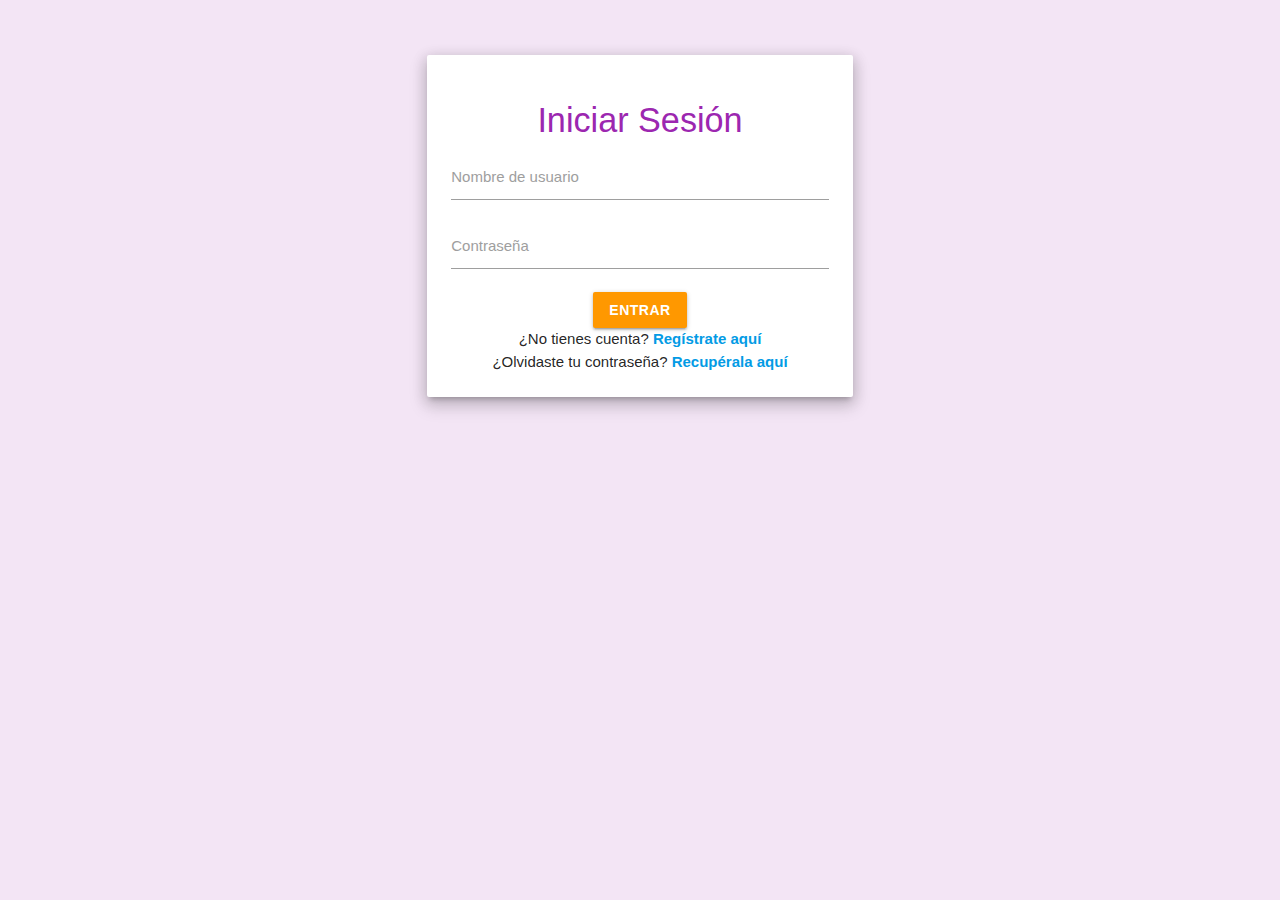
<file: templates/index.html>
<!DOCTYPE html>
<html lang="es">
<head>
<meta charset="UTF-8">
<meta name="viewport" content="width=device-width, initial-scale=1.0">
<title>Sentir Y Crear - Gestiona tus Emociones</title>

<link href="https://cdnjs.cloudflare.com/ajax/libs/materialize/1.0.0/css/materialize.min.css" rel="stylesheet">
<link href="https://fonts.googleapis.com/icon?family=Material+Icons" rel="stylesheet">
<style>
  body { background-color: #f3e5f5; }
  .hero-section { padding: 100px 0; }
  .form-card { margin-top: 40px; }
  .hidden { display: none; }
  #codigoGenerado, #codigoRecuperacionGenerado { font-weight: bold; color: #d32f2f; margin-top: 10px; text-align: center; }
  #loadingOverlay { position: fixed; top:0; left:0; width:100%; height:100%; background-color: rgba(255,255,255,0.8); display:flex; justify-content:center; align-items:center; z-index:9999; display:none; }
  .btn, .sidenav a, a { font-weight: bold; transition: 0.3s; }
  .btn:hover, .sidenav a:hover, a:hover { opacity: 0.8; }
  .btn-large { font-size: 1.2rem; }
  .sidenav .user-view { padding: 16px; }
</style>
</head>
<body>

<div id="loadingOverlay">
  <div class="preloader-wrapper active">
    <div class="spinner-layer spinner-purple-only">
      <div class="circle-clipper left"><div class="circle"></div></div>
      <div class="gap-patch"><div class="circle"></div></div>
      <div class="circle-clipper right"><div class="circle"></div></div>
    </div>
  </div>
</div>

<nav class="purple darken-2 hidden" id="navbar">
  <div class="nav-wrapper container">
    <a href="#inicio" class="brand-logo">
      <i class="material-icons left">sentiment_very_satisfied</i>Sentir Y Crear
    </a>
    <a href="#" data-target="slide-out" class="sidenav-trigger right">
      <i class="material-icons">menu</i>
    </a>
    <ul class="right hide-on-med-and-down">
      <li><a href="#inicio">Inicio</a></li>
      <li><a href="#caracteristicas">Características</a></li>
      <li><a href="/avatares">Avatares</a></li>
      <li><a href="/minijuegos">Mini Juegos</a></li>
      <li><a href="/misiones">Misiones</a></li>
      <li><a href="/recompensas">Recompensas</a></li>
      <li><a href="/perfil">Perfil</a></li>
      <li><a href="/historial">Historial de Actividades</a></li>
      <li><a href="#" id="logoutBtn">Cerrar sesión</a></li>
    </ul>
  </div>
</nav>

<ul id="slide-out" class="sidenav">
  <li>
    <div class="user-view">
      <div class="background purple darken-2"></div>
      <a href="#!user"><i class="material-icons large white-text">sentiment_very_satisfied</i></a>
      <a href="#!name"><span id="sidenavUserName" class="white-text name">Bienvenido</span></a>
    </div>
  </li>
  <li><a href="#inicio"><i class="material-icons">home</i>Inicio</a></li>
  <li><a href="#caracteristicas"><i class="material-icons">star</i>Características</a></li>
  <li><a href="/avatares"><i class="material-icons">face</i>Avatares</a></li>
  <li><a href="/minijuegos"><i class="material-icons">games</i>Mini Juegos</a></li>
  <li><a href="/misiones"><i class="material-icons">assignment</i>Misiones</a></li>
  <li><a href="/recompensas"><i class="material-icons">card_giftcard</i>Recompensas</a></li>
  <li><a href="/perfil"><i class="material-icons">person</i>Perfil</a></li>
  <li><a href="/historial"><i class="material-icons">history</i>Historial de Actividades</a></li>
  <li><div class="divider"></div></li>
  <li><a href="#" id="logoutBtnSidenav"><i class="material-icons">exit_to_app</i>Cerrar sesión</a></li>
</ul>

<!-- LOGIN -->
<section id="login-section" class="section">
  <div class="container">
    <div class="row">
      <div class="col s12 m6 offset-m3">
        <div class="card form-card z-depth-3">
          <div class="card-content">
            <h4 class="center purple-text">Iniciar Sesión</h4>
            <form id="loginForm">
              <div class="input-field">
                <input id="loginUsuario" type="text" required>
                <label for="loginUsuario">Nombre de usuario</label>
              </div>
              <div class="input-field">
                <input id="loginPassword" type="password" required>
                <label for="loginPassword">Contraseña</label>
              </div>
              <div class="center">
                <button type="submit" class="btn orange waves-effect waves-light">Entrar</button>
              </div>
            </form>
            <p id="loginMessage" class="center red-text"></p>
            <p class="center">
              ¿No tienes cuenta?
              <a href="#" id="linkRegistro">Regístrate aquí</a>
            </p>
            <p class="center">
              ¿Olvidaste tu contraseña?
              <a href="#" id="linkOlvidar">Recupérala aquí</a>
            </p>
          </div>
        </div>
      </div>
    </div>
  </div>
</section>

<!-- REGISTRO -->
<section id="register-section" class="section hidden purple lighten-5">
  <div class="container">
    <div class="row">
      <div class="col s12 m6 offset-m3">
        <div class="card form-card z-depth-3">
          <div class="card-content">
            <h4 class="center purple-text">Registro de Usuario</h4>
            <form id="registerForm">
              <div class="input-field">
                <input id="registerName" type="text" required>
                <label for="registerName">Nombre completo</label>
              </div>
              <div class="input-field">
                <input id="registerEmail" type="email" required>
                <label for="registerEmail">Correo electrónico</label>
              </div>
              <div class="input-field">
                <input id="registerPassword" type="password" required>
                <label for="registerPassword">Contraseña</label>
                <span class="helper-text">Mínimo 8 caracteres</span>
              </div>
              <div class="center">
                <button type="submit" class="btn purple darken-2 waves-effect waves-light">Registrar</button>
              </div>
            </form>
            <p id="registerMessage" class="center red-text"></p>
            <p class="center">
              ¿Ya tienes cuenta?
              <a href="#" id="linkLogin">Inicia sesión aquí</a>
            </p>
          </div>
        </div>
      </div>
    </div>
  </div>
</section>

<!-- Modal de recuperación de contraseña -->
<div id="modal-recuperar" class="modal">
  <div class="modal-content">
    <h5 class="center purple-text">Recuperar Contraseña</h5>
    <form id="recuperarForm">
      <div class="input-field">
        <input id="correoRecuperar" type="email" required>
        <label for="correoRecuperar">Correo registrado</label>
      </div>
      <div class="center">
        <button type="submit" class="btn purple darken-2 waves-effect waves-light">Enviar Código</button>
      </div>
    </form>
    <p id="recuperarMessage" class="center red-text"></p>
    <p id="codigoRecuperacionGenerado" class="center"></p>
    <p class="center"><a href="#" id="volverLoginDesdeRecuperar">Volver al inicio</a></p>
  </div>
</div>

<main id="contenido" class="hidden">
  <section id="inicio" class="hero-section purple lighten-1 white-text center-align">
    <div class="container">
      <h1>Descubre tus Emociones</h1>
      <p class="flow-text">Una aplicación que te ayuda a identificar y gestionar tus emociones</p>
      <a href="#caracteristicas" class="btn-large orange waves-effect waves-light">Explorar Aplicación</a>

      <div class="center" style="margin-top:20px;">
        <a href="/historial" class="btn purple lighten-3">
          <i class="material-icons left">history</i>
          Ver Historial de Actividades
        </a>
      </div>
    </div>
  </section>

  <section id="caracteristicas" class="section">
    <div class="container">
      <div class="row center-align">
        <h2 class="purple-text">¿Qué hace Sentir Y Crear?</h2>
      </div>
      <div class="row">
        <div class="col s12 m4">
          <div class="card center-align">
            <div class="card-content">
              <i class="material-icons large purple-text">face</i>
              <span class="card-title">Avatares Emocionales</span>
              <p>Crea un avatar que refleje tu estado de ánimo actual</p>
              <a href="/avatares" class="btn purple">Ir a Avatares</a>
            </div>
          </div>
        </div>
        <div class="col s12 m4">
          <div class="card center-align">
            <div class="card-content">
              <i class="material-icons large orange-text">games</i>
              <span class="card-title">Mini Juegos</span>
              <p>Juegos divertidos para aprender sobre tus emociones</p>
              <a href="/minijuegos" class="btn orange">Jugar Ahora</a>
            </div>
          </div>
        </div>
        <div class="col s12 m4">
          <div class="card center-align">
            <div class="card-content">
              <i class="material-icons large pink-text">assignment</i>
              <span class="card-title">Misiones Diarias</span>
              <p>Completa misiones y gana recompensas increíbles</p>
              <a href="/misiones" class="btn pink">Ver Misiones</a>
            </div>
          </div>
        </div>
      </div>
    </div>
  </section>

  <footer id="contacto" class="page-footer purple darken-2">
    <div class="container center-align">
      <h5 class="white-text">Sentir Y Crear</h5>
      <p class="grey-text text-lighten-4">Tu compañero para el bienestar emocional</p>
    </div>
    <div class="container center-align">
      © 2025 Sentir Y Crear - Todos los derechos reservados
    </div>
  </footer>
</main>

<script src="https://cdnjs.cloudflare.com/ajax/libs/materialize/1.0.0/js/materialize.min.js"></script>
<script>
document.addEventListener('DOMContentLoaded', function(){
  M.Sidenav.init(document.querySelectorAll('.sidenav'));
  verificarSesionActiva();
});

const loadingOverlay=document.getElementById('loadingOverlay');
function showLoading(){loadingOverlay.style.display='flex';}
function hideLoading(){loadingOverlay.style.display='none';}

let usuarioActual=null;
let usuarioId=null;
let intervaloReloj=null;

async function verificarSesionActiva(){
  const usuarioActualCorreo = localStorage.getItem('usuarioActual');
  const storedUserId = localStorage.getItem('usuarioId');
  
  if(usuarioActualCorreo && storedUserId){
    console.log('[v0] Usuario ya logueado:', usuarioActualCorreo);
    usuarioActual = usuarioActualCorreo;
    usuarioId = storedUserId;
    mostrarSeccionConHash(contenido);
    document.getElementById('navbar').classList.remove('hidden');
    document.getElementById('sidenavUserName').textContent=usuarioActualCorreo;
    iniciarReloj();
    return true;
  }
  console.log('[v0] No hay sesión activa');
  return false;
}

const loginSection=document.getElementById('login-section');
const registerSection=document.getElementById('register-section');
const recuperarSection=document.getElementById('modal-recuperar');
const contenido=document.getElementById('contenido');
const navBar=document.getElementById('navbar');
const sidenavUserName=document.getElementById('sidenavUserName');
const linkRegistro=document.getElementById('linkRegistro');
const linkLogin=document.getElementById('linkLogin');
const linkOlvidar=document.getElementById('linkOlvidar');
const volverLoginDesdeRecuperar=document.getElementById('volverLoginDesdeRecuperar');
const loginMessage=document.getElementById('loginMessage');
const registerMessage=document.getElementById('registerMessage');
const recuperarMessage=document.getElementById('recuperarMessage');
const codigoRecuperacionGenerado=document.getElementById('codigoRecuperacionGenerado');
const fechaHoraP=document.getElementById('fechaHora');
const logoutBtn=document.getElementById('logoutBtn');
const logoutBtnSidenav=document.getElementById('logoutBtnSidenav');

function mostrarSeccion(seccion){
  [loginSection,registerSection,recuperarSection,contenido].forEach(s=>s.classList.add('hidden'));
  seccion.classList.remove('hidden');
}

function manejarHash(){
  if(!contenido.classList.contains('hidden')){
    const hash = window.location.hash || '#inicio';
    const secciones = ['inicio','caracteristicas','contacto'];
    secciones.forEach(id=>{
      const sec=document.getElementById(id);
      if(sec) sec.style.display=(('#'+id)===hash)?'block':'none';
    });
  }
}

window.addEventListener('hashchange', manejarHash);

function mostrarSeccionConHash(seccion){
  mostrarSeccion(contenido);
  manejarHash();
}

document.getElementById('loginForm').onsubmit=async e=>{
  e.preventDefault();
  loginMessage.textContent='';
  loginMessage.className='center red-text';
  
  const nombreUsuario=document.getElementById('loginUsuario').value.trim();
  const pass=document.getElementById('loginPassword').value;
  
  console.log('[v0] Intentando login con:', nombreUsuario);
  showLoading();
  
  try {
    const response = await fetch('/api/login', {
      method: 'POST',
      headers: {'Content-Type': 'application/json'},
      body: JSON.stringify({
        nombre_usuario: nombreUsuario,
        contrasena: pass
      })
    });
    
    const data = await response.json();
    hideLoading();
    
    if(data.exito){
      console.log('[v0] Login exitoso para:', nombreUsuario, 'ID:', data.usuario.id);
      usuarioActual = nombreUsuario;
      usuarioId = data.usuario.id;
      localStorage.setItem('usuarioActual', nombreUsuario);
      localStorage.setItem('usuarioId', data.usuario.id);
      
      mostrarSeccionConHash(contenido);
      navBar.classList.remove('hidden');
      sidenavUserName.textContent=nombreUsuario;
      iniciarReloj();
      document.getElementById('loginForm').reset();
      M.toast({html: 'Bienvenido!', classes: 'green'});
    }else{
      console.log('[v0] Login fallido:', data.mensaje);
      loginMessage.textContent=data.mensaje;
    }
  } catch(error) {
    hideLoading();
    console.error('[v0] Error en login:', error);
    loginMessage.textContent='Error al iniciar sesión. Intenta de nuevo.';
  }
};

linkRegistro.onclick=e=>{e.preventDefault();mostrarSeccion(registerSection);}
linkLogin.onclick=e=>{e.preventDefault();mostrarSeccion(loginSection);}
linkOlvidar.onclick=e=>{e.preventDefault();M.Modal.init(recuperarSection).open();}
volverLoginDesdeRecuperar.onclick=e=>{e.preventDefault();M.Modal.getInstance(recuperarSection).close();mostrarSeccion(loginSection);}

document.getElementById('registerForm').onsubmit=async e=>{
  e.preventDefault();
  registerMessage.textContent='';
  
  const nombre=document.getElementById('registerName').value.trim();
  const correo=document.getElementById('registerEmail').value.trim().toLowerCase();
  const password=document.getElementById('registerPassword').value;
  
  if(password.length<8){
    registerMessage.textContent='La contraseña debe tener al menos 8 caracteres';
    return;
  }
  
  showLoading();
  
  try {
    const response = await fetch('/api/registro', {
      method: 'POST',
      headers: {'Content-Type': 'application/json'},
      body: JSON.stringify({
        nombre_usuario: nombre,
        correo: correo,
        contrasena: password
      })
    });
    
    const data = await response.json();
    hideLoading();
    
    if(data.exito){
      console.log('[v0] Usuario registrado exitosamente:', correo);
      registerMessage.textContent='¡Registro exitoso! Redirigiendo al login...';
      registerMessage.className='center green-text';
      document.getElementById('registerForm').reset();
      
      setTimeout(()=>{
        mostrarSeccion(loginSection);
        M.toast({html: '¡Registro exitoso! Ahora puedes iniciar sesión', classes: 'green'});
      }, 1500);
    } else {
      console.log('[v0] Error en registro:', data.mensaje);
      registerMessage.textContent=data.mensaje;
      registerMessage.className='center red-text';
    }
  } catch(error) {
    hideLoading();
    console.error('[v0] Error en registro:', error);
    registerMessage.textContent='Error al registrar. Intenta de nuevo.';
    registerMessage.className='center red-text';
  }
};

document.getElementById('recuperarForm').onsubmit=e=>{
  e.preventDefault();recuperarMessage.textContent='';
  const correo=document.getElementById('correoRecuperar').value.trim().toLowerCase();
  
  const u=usuarioActual === correo;
  if(u){
    console.log('[v0] Código de recuperación enviado a:', correo);
    recuperarMessage.textContent='Código de recuperación enviado a tu correo.';
    recuperarMessage.className='center green-text';
    M.Modal.getInstance(recuperarSection).close();
    mostrarSeccion(loginSection);
    M.toast({html: 'Código de recuperación enviado', classes: 'green'});
  }else{
    recuperarMessage.textContent='Correo no registrado.';
    recuperarMessage.className='center red-text';
  }
};

logoutBtn.onclick=e=>{e.preventDefault();logout();}
logoutBtnSidenav.onclick=e=>{e.preventDefault();logout();}
function logout(){
  console.log('[v0] Cerrando sesión');
  localStorage.removeItem('usuarioActual');
  localStorage.removeItem('usuarioId');
  usuarioActual = null;
  usuarioId = null;
  mostrarSeccion(loginSection);
  navBar.classList.add('hidden');
  contenido.classList.add('hidden');
  clearInterval(intervaloReloj);
  document.getElementById('loginForm').reset();
  M.toast({html: 'Sesión cerrada exitosamente', classes: 'blue'});
}

function iniciarReloj(){
  intervaloReloj = setInterval(() => {
    const fechaHora = new Date().toLocaleString();
    if(fechaHoraP) fechaHoraP.textContent = fechaHora;
  }, 1000);
}

if(!verificarSesionActiva()){
  mostrarSeccion(loginSection);
}
</script>
</body>
</html>
</file>
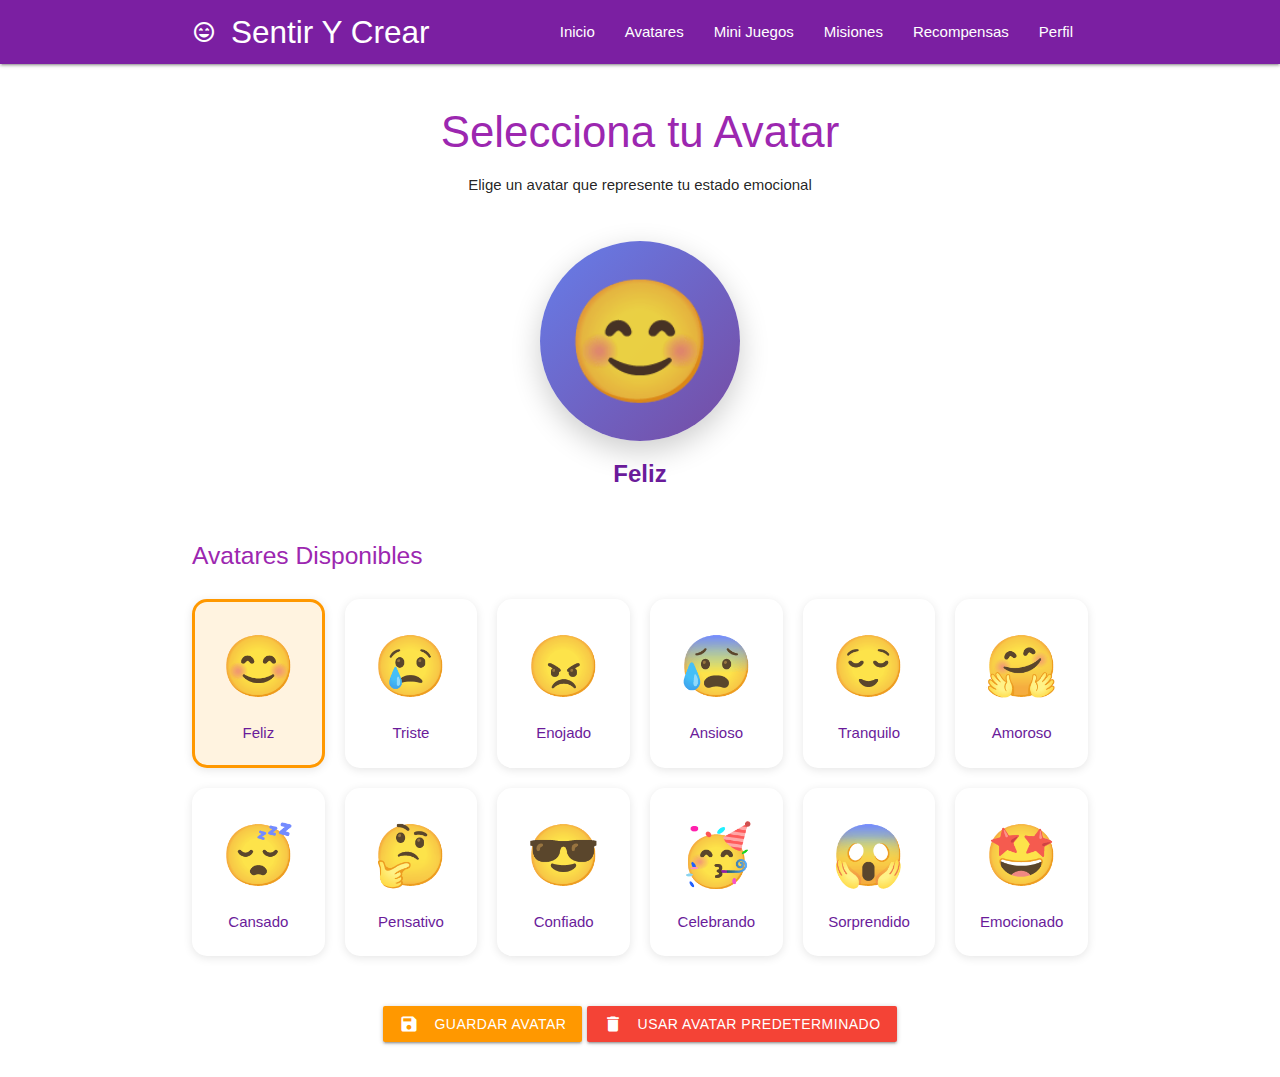
<file: templates/avatares.html>
<!DOCTYPE html>
<html lang="es">
<head>
    <meta charset="UTF-8">
    <meta name="viewport" content="width=device-width, initial-scale=1.0">
    <title>Seleccionar Avatar - Sentir Y Crear</title>
    <link href="https://cdnjs.cloudflare.com/ajax/libs/materialize/1.0.0/css/materialize.min.css" rel="stylesheet">
    <link href="https://fonts.googleapis.com/icon?family=Material+Icons" rel="stylesheet">
    <link href="/static/css/avatares.css" rel="stylesheet">
</head>
<body>
    <nav class="purple darken-2">
        <div class="nav-wrapper container">
            <a href="/" class="brand-logo">
                <i class="material-icons left">sentiment_very_satisfied</i>Sentir Y Crear
            </a>
            <a href="#" data-target="mobile-menu" class="sidenav-trigger"><i class="material-icons">menu</i></a>
            <ul class="right hide-on-med-and-down">
                <li><a href="/">Inicio</a></li>
                <li><a href="/avatares" class="active">Avatares</a></li>
                <li><a href="/minijuegos">Mini Juegos</a></li>
                <li><a href="/misiones">Misiones</a></li>
                <li><a href="/recompensas">Recompensas</a></li>
                <li><a href="/perfil">Perfil</a></li>
            </ul>
        </div>
    </nav>

    <ul class="sidenav" id="mobile-menu">
        <li><a href="/">Inicio</a></li>
        <li><a href="/avatares">Avatares</a></li>
        <li><a href="/minijuegos">Mini Juegos</a></li>
        <li><a href="/misiones">Misiones</a></li>
        <li><a href="/recompensas">Recompensas</a></li>
        <li><a href="/perfil">Perfil</a></li>
    </ul>

    <main class="container">
        <div class="section">
            <h3 class="purple-text center-align">Selecciona tu Avatar</h3>
            <p class="center-align">Elige un avatar que represente tu estado emocional</p>

            <div class="row">
                <div class="col s12 center-align">
                    <div class="avatar-preview-container">
                        <div id="avatarActual" class="avatar-preview">😊</div>
                        <p class="avatar-nombre" id="avatarNombre">Feliz</p>
                    </div>
                </div>
            </div>

            <div class="row">
                <h5 class="purple-text">Avatares Disponibles</h5>
                <div class="avatares-grid">
                    <div class="avatar-card" data-avatar="😊" data-nombre="Feliz" data-emocion="felicidad">
                        <div class="avatar-emoji">😊</div>
                        <p>Feliz</p>
                    </div>
                    <div class="avatar-card" data-avatar="😢" data-nombre="Triste" data-emocion="tristeza">
                        <div class="avatar-emoji">😢</div>
                        <p>Triste</p>
                    </div>
                    <div class="avatar-card" data-avatar="😠" data-nombre="Enojado" data-emocion="enojo">
                        <div class="avatar-emoji">😠</div>
                        <p>Enojado</p>
                    </div>
                    <div class="avatar-card" data-avatar="😰" data-nombre="Ansioso" data-emocion="ansiedad">
                        <div class="avatar-emoji">😰</div>
                        <p>Ansioso</p>
                    </div>
                    <div class="avatar-card" data-avatar="😌" data-nombre="Tranquilo" data-emocion="calma">
                        <div class="avatar-emoji">😌</div>
                        <p>Tranquilo</p>
                    </div>
                    <div class="avatar-card" data-avatar="🤗" data-nombre="Amoroso" data-emocion="amor">
                        <div class="avatar-emoji">🤗</div>
                        <p>Amoroso</p>
                    </div>
                    <div class="avatar-card" data-avatar="😴" data-nombre="Cansado" data-emocion="cansancio">
                        <div class="avatar-emoji">😴</div>
                        <p>Cansado</p>
                    </div>
                    <div class="avatar-card" data-avatar="🤔" data-nombre="Pensativo" data-emocion="reflexion">
                        <div class="avatar-emoji">🤔</div>
                        <p>Pensativo</p>
                    </div>
                    <div class="avatar-card" data-avatar="😎" data-nombre="Confiado" data-emocion="confianza">
                        <div class="avatar-emoji">😎</div>
                        <p>Confiado</p>
                    </div>
                    <div class="avatar-card" data-avatar="🥳" data-nombre="Celebrando" data-emocion="celebracion">
                        <div class="avatar-emoji">🥳</div>
                        <p>Celebrando</p>
                    </div>
                    <div class="avatar-card" data-avatar="😱" data-nombre="Sorprendido" data-emocion="sorpresa">
                        <div class="avatar-emoji">😱</div>
                        <p>Sorprendido</p>
                    </div>
                    <div class="avatar-card" data-avatar="🤩" data-nombre="Emocionado" data-emocion="emocion">
                        <div class="avatar-emoji">🤩</div>
                        <p>Emocionado</p>
                    </div>
                </div>
            </div>

            <div class="row center-align">
                <button class="btn orange waves-effect waves-light" id="guardarAvatar">
                    <i class="material-icons left">save</i>Guardar Avatar
                </button>
                <button class="btn red waves-effect waves-light" id="eliminarAvatar">
                    <i class="material-icons left">delete</i>Usar Avatar Predeterminado
                </button>
            </div>
        </div>
    </main>

    <script src="https://cdnjs.cloudflare.com/ajax/libs/materialize/1.0.0/js/materialize.min.js"></script>
    <script src="/static/js/avatares.js"></script>
</body>
</html>
</file>
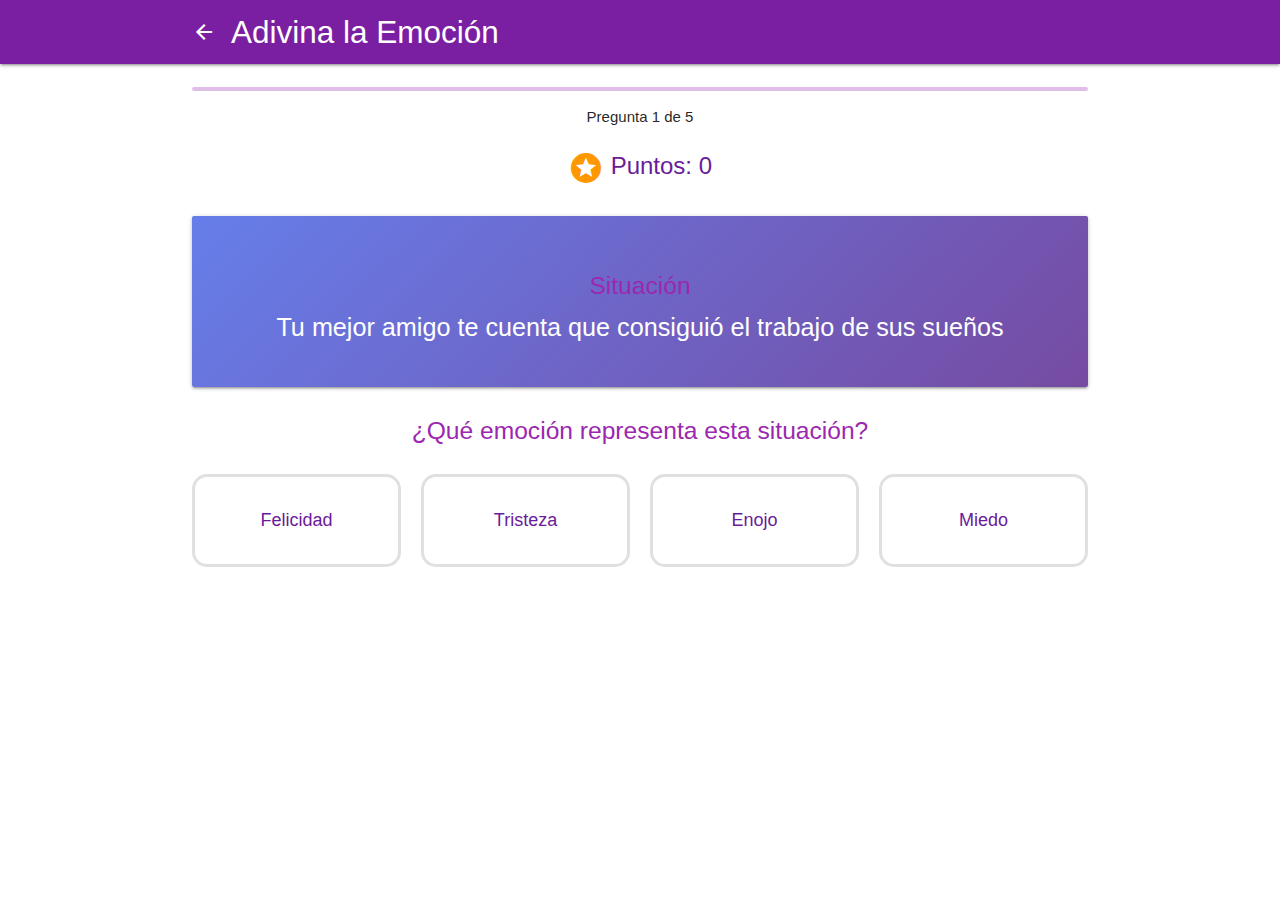
<file: templates/juego-emociones.html>
<!DOCTYPE html>
<html lang="es">
<head>
    <meta charset="UTF-8">
    <meta name="viewport" content="width=device-width, initial-scale=1.0">
    <title>Adivina la Emoción - Sentir Y Crear</title>
    <link href="https://cdnjs.cloudflare.com/ajax/libs/materialize/1.0.0/css/materialize.min.css" rel="stylesheet">
    <link href="https://fonts.googleapis.com/icon?family=Material+Icons" rel="stylesheet">
    <link href="/static/css/juego-emociones.css" rel="stylesheet">
</head>
<body>
    <nav class="purple darken-2">
        <div class="nav-wrapper container">
            <a href="/minijuegos" class="brand-logo">
                <i class="material-icons left">arrow_back</i>Adivina la Emoción
            </a>
        </div>
    </nav>

    <main class="container">
        <div class="section">
            <div class="game-header">
                <div class="progress-bar">
                    <div class="progress purple lighten-4">
                        <div class="determinate purple" id="progreso" style="width: 0%"></div>
                    </div>
                    <p class="center-align">Pregunta <span id="preguntaActual">1</span> de <span id="totalPreguntas">5</span></p>
                </div>
                <div class="puntos-display">
                    <i class="material-icons orange-text">stars</i>
                    <span>Puntos: <strong id="puntosActuales">0</strong></span>
                </div>
            </div>

            <div id="juegoContainer">
                <div class="situacion-card card">
                    <div class="card-content">
                        <h5 class="purple-text center-align">Situación</h5>
                        <p class="flow-text center-align" id="situacionTexto"></p>
                    </div>
                </div>

                <h5 class="center-align purple-text">¿Qué emoción representa esta situación?</h5>

                <div class="opciones-grid" id="opcionesContainer"></div>

                <div id="feedback" class="feedback-message"></div>
            </div>

            <div id="resultadoFinal" class="resultado-final" style="display: none;">
                <div class="card">
                    <div class="card-content center-align">
                        <h4 class="purple-text">¡Juego Completado! 🎉</h4>
                        <div class="resultado-stats">
                            <p class="flow-text">Puntuación Final</p>
                            <h3 class="orange-text" id="puntuacionFinal">0</h3>
                            <p>Respuestas correctas: <strong id="correctas">0</strong> de <strong id="totalRespuestas">5</strong></p>
                        </div>
                        <div class="center-align" style="margin-top: 20px;">
                            <button class="btn orange waves-effect waves-light" id="jugarOtraVez">
                                <i class="material-icons left">refresh</i>Jugar otra vez
                            </button>
                            <a href="/minijuegos" class="btn purple waves-effect waves-light">
                                <i class="material-icons left">arrow_back</i>Volver
                            </a>
                        </div>
                    </div>
                </div>
            </div>
        </div>
    </main>

    <script src="https://cdnjs.cloudflare.com/ajax/libs/materialize/1.0.0/js/materialize.min.js"></script>
    <script src="/static/js/juego-emociones.js"></script>
</body>
</html>
</file>
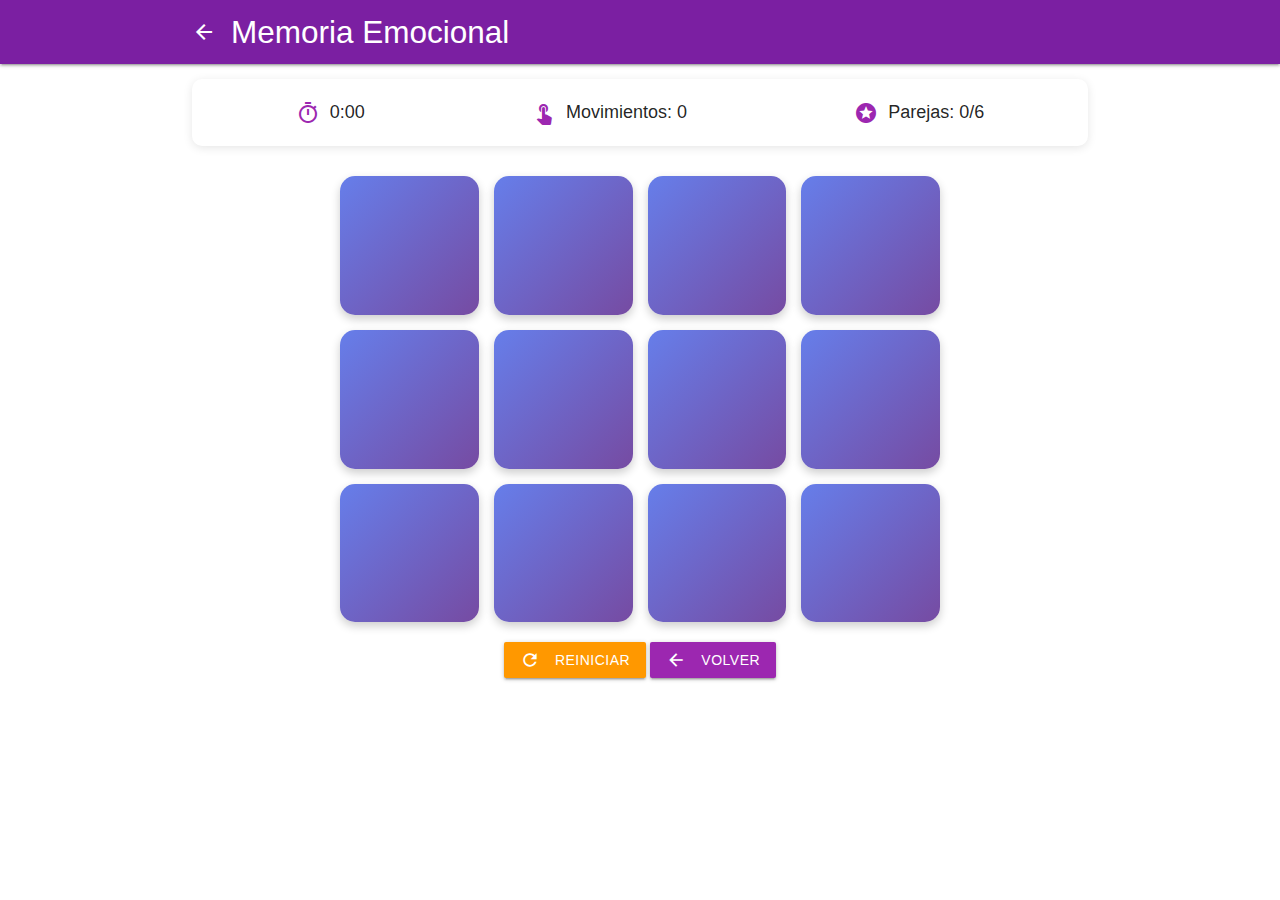
<file: templates/juego-memoria.html>
<!DOCTYPE html>
<html lang="es">
<head>
    <meta charset="UTF-8">
    <meta name="viewport" content="width=device-width, initial-scale=1.0">
    <title>Juego de Memoria - Sentir Y Crear</title>
    <link href="https://cdnjs.cloudflare.com/ajax/libs/materialize/1.0.0/css/materialize.min.css" rel="stylesheet">
    <link href="https://fonts.googleapis.com/icon?family=Material+Icons" rel="stylesheet">
    <link href="/static/css/juego-memoria.css" rel="stylesheet">
</head>
<body>
    <nav class="purple darken-2">
        <div class="nav-wrapper container">
            <a href="/minijuegos" class="brand-logo">
                <i class="material-icons left">arrow_back</i>Memoria Emocional
            </a>
        </div>
    </nav>

    <main class="container">
        <div class="section">
            <div class="game-header">
                <div class="game-stats-bar">
                    <div class="stat-item">
                        <i class="material-icons">timer</i>
                        <span id="tiempo">0:00</span>
                    </div>
                    <div class="stat-item">
                        <i class="material-icons">touch_app</i>
                        <span>Movimientos: <strong id="movimientos">0</strong></span>
                    </div>
                    <div class="stat-item">
                        <i class="material-icons">stars</i>
                        <span>Parejas: <strong id="parejas">0/6</strong></span>
                    </div>
                </div>
            </div>

            <div id="tableroJuego" class="tablero-memoria"></div>

            <div class="center-align" style="margin-top: 20px;">
                <button class="btn orange waves-effect waves-light" id="reiniciarJuego">
                    <i class="material-icons left">refresh</i>Reiniciar
                </button>
                <a href="/minijuegos" class="btn purple waves-effect waves-light">
                    <i class="material-icons left">arrow_back</i>Volver
                </a>
            </div>
        </div>
    </main>

    <div id="modalVictoria" class="modal">
        <div class="modal-content center-align">
            <h4 class="purple-text">¡Felicidades! 🎉</h4>
            <p class="flow-text">Has completado el juego</p>
            <p>Tiempo: <strong id="tiempoFinal"></strong></p>
            <p>Movimientos: <strong id="movimientosFinal"></strong></p>
            <p class="orange-text"><strong>+20 puntos ganados</strong></p>
        </div>
        <div class="modal-footer">
            <a href="#!" class="modal-close btn orange">Jugar de nuevo</a>
            <a href="/minijuegos" class="btn purple">Volver a juegos</a>
        </div>
    </div>

    <script src="https://cdnjs.cloudflare.com/ajax/libs/materialize/1.0.0/js/materialize.min.js"></script>
    <script src="/static/js/juego-memoria.js"></script>
</body>
</html>
</file>
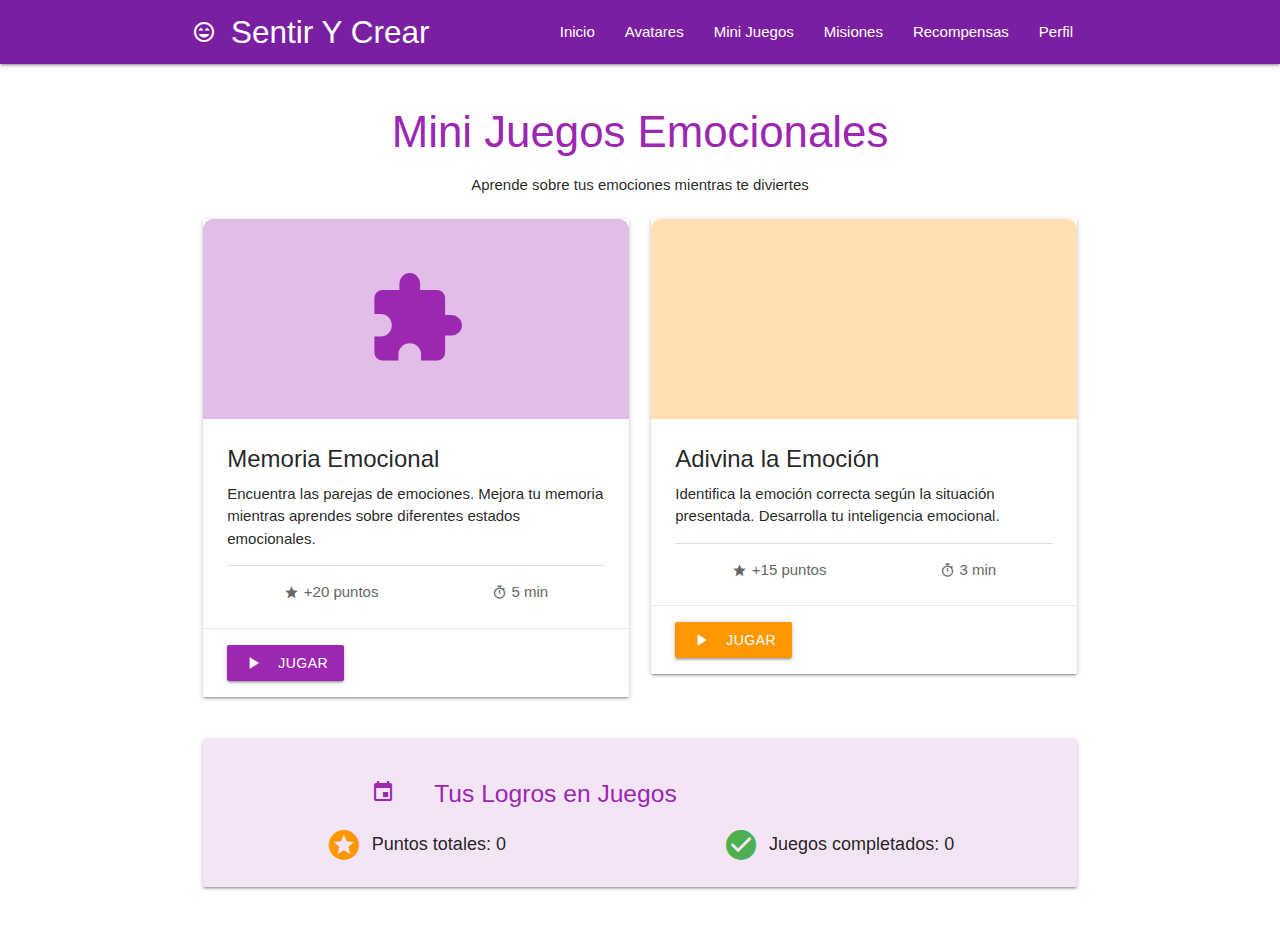
<file: templates/minijuegos.html>
<!DOCTYPE html>
<html lang="es">
<head>
    <meta charset="UTF-8">
    <meta name="viewport" content="width=device-width, initial-scale=1.0">
    <title>Mini Juegos - Sentir Y Crear</title>
    <link href="https://cdnjs.cloudflare.com/ajax/libs/materialize/1.0.0/css/materialize.min.css" rel="stylesheet">
    <link href="https://fonts.googleapis.com/icon?family=Material+Icons" rel="stylesheet">
    <link href="/static/css/minijuegos.css" rel="stylesheet">
</head>
<body>
    <nav class="purple darken-2">
        <div class="nav-wrapper container">
            <a href="/" class="brand-logo">
                <i class="material-icons left">sentiment_very_satisfied</i>Sentir Y Crear
            </a>
            <a href="#" data-target="mobile-menu" class="sidenav-trigger"><i class="material-icons">menu</i></a>
            <ul class="right hide-on-med-and-down">
                <li><a href="/">Inicio</a></li>
                <li><a href="/avatares">Avatares</a></li>
                <li><a href="/minijuegos" class="active">Mini Juegos</a></li>
                <li><a href="/misiones">Misiones</a></li>
                <li><a href="/recompensas">Recompensas</a></li>
                <li><a href="/perfil">Perfil</a></li>
            </ul>
        </div>
    </nav>

    <ul class="sidenav" id="mobile-menu">
        <li><a href="/">Inicio</a></li>
        <li><a href="/avatares">Avatares</a></li>
        <li><a href="/minijuegos">Mini Juegos</a></li>
        <li><a href="/misiones">Misiones</a></li>
        <li><a href="/recompensas">Recompensas</a></li>
        <li><a href="/perfil">Perfil</a></li>
    </ul>

    <main class="container">
        <div class="section">
            <h3 class="purple-text center-align">Mini Juegos Emocionales</h3>
            <p class="center-align">Aprende sobre tus emociones mientras te diviertes</p>

            <div class="row">
                <div class="col s12 m6">
                    <div class="card hoverable">
                        <div class="card-image">
                            <div class="game-icon-container purple lighten-4">
                                <i class="material-icons large purple-text">extension</i>
                            </div>
                        </div>
                        <div class="card-content">
                            <span class="card-title">Memoria Emocional</span>
                            <p>Encuentra las parejas de emociones. Mejora tu memoria mientras aprendes sobre diferentes estados emocionales.</p>
                            <div class="game-stats">
                                <span><i class="material-icons tiny">star</i> +20 puntos</span>
                                <span><i class="material-icons tiny">timer</i> 5 min</span>
                            </div>
                        </div>
                        <div class="card-action">
                            <a href="/juego-memoria" class="btn purple waves-effect waves-light">
                                <i class="material-icons left">play_arrow</i>Jugar
                            </a>
                        </div>
                    </div>
                </div>

                <div class="col s12 m6">
                    <div class="card hoverable">
                        <div class="card-image">
                            <div class="game-icon-container orange lighten-4">
                                <i class="material-icons large orange-text">psychology</i>
                            </div>
                        </div>
                        <div class="card-content">
                            <span class="card-title">Adivina la Emoción</span>
                            <p>Identifica la emoción correcta según la situación presentada. Desarrolla tu inteligencia emocional.</p>
                            <div class="game-stats">
                                <span><i class="material-icons tiny">star</i> +15 puntos</span>
                                <span><i class="material-icons tiny">timer</i> 3 min</span>
                            </div>
                        </div>
                        <div class="card-action">
                            <a href="/juego-emociones" class="btn orange waves-effect waves-light">
                                <i class="material-icons left">play_arrow</i>Jugar
                            </a>
                        </div>
                    </div>
                </div>
            </div>

            <div class="row">
                <div class="col s12">
                    <div class="card purple lighten-5">
                        <div class="card-content">
                            <h5 class="purple-text">
                                <i class="material-icons left">emoji_events</i>
                                Tus Logros en Juegos
                            </h5>
                            <div class="logros-container">
                                <div class="logro-item">
                                    <i class="material-icons orange-text">stars</i>
                                    <span>Puntos totales: <strong id="puntosJuegos">0</strong></span>
                                </div>
                                <div class="logro-item">
                                    <i class="material-icons green-text">check_circle</i>
                                    <span>Juegos completados: <strong id="juegosCompletados">0</strong></span>
                                </div>
                            </div>
                        </div>
                    </div>
                </div>
            </div>
        </div>
    </main>

    <script src="https://cdnjs.cloudflare.com/ajax/libs/materialize/1.0.0/js/materialize.min.js"></script>
    <script src="/static/js/minijuegos.js"></script>
</body>
</html>
</file>
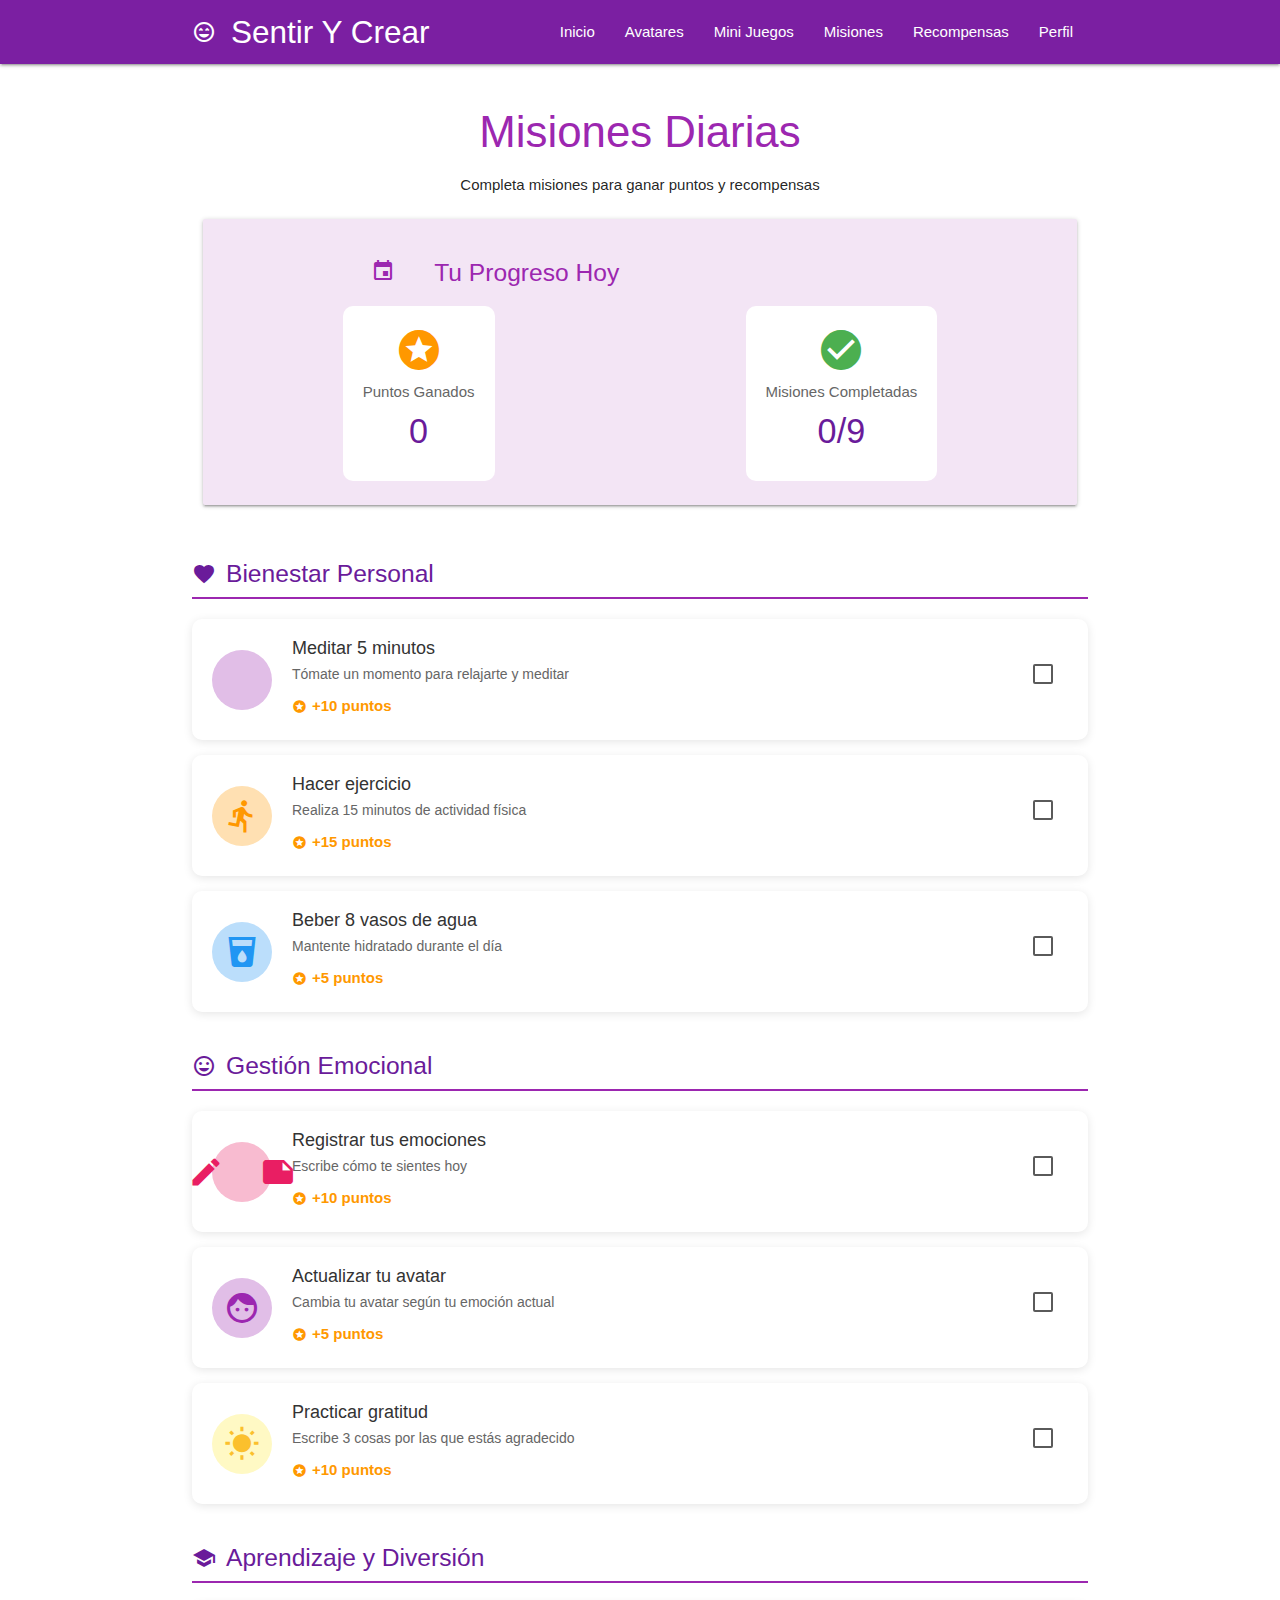
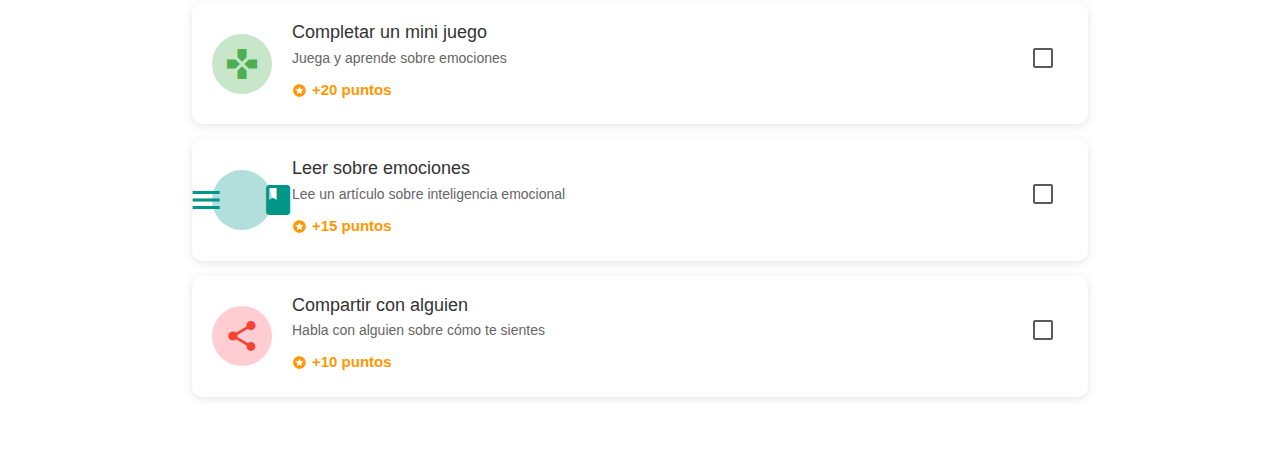
<file: templates/misiones.html>
<!DOCTYPE html>
<html lang="es">
<head>
    <meta charset="UTF-8">
    <meta name="viewport" content="width=device-width, initial-scale=1.0">
    <title>Misiones Diarias - Sentir Y Crear</title>
    <link href="https://cdnjs.cloudflare.com/ajax/libs/materialize/1.0.0/css/materialize.min.css" rel="stylesheet">
    <link href="https://fonts.googleapis.com/icon?family=Material+Icons" rel="stylesheet">
    <link href="/static/css/misiones.css" rel="stylesheet">
</head>
<body>
    <nav class="purple darken-2">
        <div class="nav-wrapper container">
            <a href="/" class="brand-logo">
                <i class="material-icons left">sentiment_very_satisfied</i>Sentir Y Crear
            </a>
            <a href="#" data-target="mobile-menu" class="sidenav-trigger"><i class="material-icons">menu</i></a>
            <ul class="right hide-on-med-and-down">
                <li><a href="/">Inicio</a></li>
                <li><a href="/avatares">Avatares</a></li>
                <li><a href="/minijuegos">Mini Juegos</a></li>
                <li><a href="/misiones" class="active">Misiones</a></li>
                <li><a href="/recompensas">Recompensas</a></li>
                <li><a href="/perfil">Perfil</a></li>
            </ul>
        </div>
    </nav>

    <ul class="sidenav" id="mobile-menu">
        <li><a href="/">Inicio</a></li>
        <li><a href="/avatares">Avatares</a></li>
        <li><a href="/minijuegos">Mini Juegos</a></li>
        <li><a href="/misiones">Misiones</a></li>
        <li><a href="/recompensas">Recompensas</a></li>
        <li><a href="/perfil">Perfil</a></li>
    </ul>

    <main class="container">
        <div class="section">
            <h3 class="purple-text center-align">Misiones Diarias</h3>
            <p class="center-align">Completa misiones para ganar puntos y recompensas</p>

            <div class="row">
                <div class="col s12">
                    <div class="card purple lighten-5">
                        <div class="card-content">
                            <h5 class="purple-text">
                                <i class="material-icons left">emoji_events</i>
                                Tu Progreso Hoy
                            </h5>
                            <div class="progreso-diario">
                                <div class="stat-box">
                                    <i class="material-icons orange-text">stars</i>
                                    <p>Puntos Ganados</p>
                                    <h4 id="puntosHoy">0</h4>
                                </div>
                                <div class="stat-box">
                                    <i class="material-icons green-text">check_circle</i>
                                    <p>Misiones Completadas</p>
                                    <h4><span id="misionesCompletadas">0</span>/<span id="totalMisiones">9</span></h4>
                                </div>
                            </div>
                        </div>
                    </div>
                </div>
            </div>

            <!-- Categoría: Bienestar Personal -->
            <div class="categoria-misiones">
                <h5 class="categoria-titulo">
                    <i class="material-icons">favorite</i>
                    Bienestar Personal
                </h5>
                <div class="misiones-lista">
                    <div class="mision-card" data-mision="meditacion" data-puntos="10" data-categoria="bienestar">
                        <div class="mision-icon purple lighten-4">
                            <i class="material-icons purple-text">self_improvement</i>
                        </div>
                        <div class="mision-info">
                            <h6>Meditar 5 minutos</h6>
                            <p>Tómate un momento para relajarte y meditar</p>
                            <span class="mision-puntos"><i class="material-icons tiny">stars</i> +10 puntos</span>
                        </div>
                        <div class="mision-accion">
                            <label>
                                <input type="checkbox" class="filled-in mision-checkbox" />
                                <span></span>
                            </label>
                        </div>
                    </div>

                    <div class="mision-card" data-mision="ejercicio" data-puntos="15" data-categoria="bienestar">
                        <div class="mision-icon orange lighten-4">
                            <i class="material-icons orange-text">directions_run</i>
                        </div>
                        <div class="mision-info">
                            <h6>Hacer ejercicio</h6>
                            <p>Realiza 15 minutos de actividad física</p>
                            <span class="mision-puntos"><i class="material-icons tiny">stars</i> +15 puntos</span>
                        </div>
                        <div class="mision-accion">
                            <label>
                                <input type="checkbox" class="filled-in mision-checkbox" />
                                <span></span>
                            </label>
                        </div>
                    </div>

                    <div class="mision-card" data-mision="agua" data-puntos="5" data-categoria="bienestar">
                        <div class="mision-icon blue lighten-4">
                            <i class="material-icons blue-text">local_drink</i>
                        </div>
                        <div class="mision-info">
                            <h6>Beber 8 vasos de agua</h6>
                            <p>Mantente hidratado durante el día</p>
                            <span class="mision-puntos"><i class="material-icons tiny">stars</i> +5 puntos</span>
                        </div>
                        <div class="mision-accion">
                            <label>
                                <input type="checkbox" class="filled-in mision-checkbox" />
                                <span></span>
                            </label>
                        </div>
                    </div>
                </div>
            </div>

            <!-- Categoría: Emociones -->
            <div class="categoria-misiones">
                <h5 class="categoria-titulo">
                    <i class="material-icons">mood</i>
                    Gestión Emocional
                </h5>
                <div class="misiones-lista">
                    <div class="mision-card" data-mision="registro" data-puntos="10" data-categoria="emociones">
                        <div class="mision-icon pink lighten-4">
                            <i class="material-icons pink-text">edit_note</i>
                        </div>
                        <div class="mision-info">
                            <h6>Registrar tus emociones</h6>
                            <p>Escribe cómo te sientes hoy</p>
                            <span class="mision-puntos"><i class="material-icons tiny">stars</i> +10 puntos</span>
                        </div>
                        <div class="mision-accion">
                            <label>
                                <input type="checkbox" class="filled-in mision-checkbox" />
                                <span></span>
                            </label>
                        </div>
                    </div>

                    <div class="mision-card" data-mision="avatar" data-puntos="5" data-categoria="emociones">
                        <div class="mision-icon purple lighten-4">
                            <i class="material-icons purple-text">face</i>
                        </div>
                        <div class="mision-info">
                            <h6>Actualizar tu avatar</h6>
                            <p>Cambia tu avatar según tu emoción actual</p>
                            <span class="mision-puntos"><i class="material-icons tiny">stars</i> +5 puntos</span>
                        </div>
                        <div class="mision-accion">
                            <label>
                                <input type="checkbox" class="filled-in mision-checkbox" />
                                <span></span>
                            </label>
                        </div>
                    </div>

                    <div class="mision-card" data-mision="gratitud" data-puntos="10" data-categoria="emociones">
                        <div class="mision-icon yellow lighten-4">
                            <i class="material-icons yellow-text text-darken-2">wb_sunny</i>
                        </div>
                        <div class="mision-info">
                            <h6>Practicar gratitud</h6>
                            <p>Escribe 3 cosas por las que estás agradecido</p>
                            <span class="mision-puntos"><i class="material-icons tiny">stars</i> +10 puntos</span>
                        </div>
                        <div class="mision-accion">
                            <label>
                                <input type="checkbox" class="filled-in mision-checkbox" />
                                <span></span>
                            </label>
                        </div>
                    </div>
                </div>
            </div>

            <!-- Categoría: Aprendizaje -->
            <div class="categoria-misiones">
                <h5 class="categoria-titulo">
                    <i class="material-icons">school</i>
                    Aprendizaje y Diversión
                </h5>
                <div class="misiones-lista">
                    <div class="mision-card" data-mision="minijuego" data-puntos="20" data-categoria="aprendizaje">
                        <div class="mision-icon green lighten-4">
                            <i class="material-icons green-text">games</i>
                        </div>
                        <div class="mision-info">
                            <h6>Completar un mini juego</h6>
                            <p>Juega y aprende sobre emociones</p>
                            <span class="mision-puntos"><i class="material-icons tiny">stars</i> +20 puntos</span>
                        </div>
                        <div class="mision-accion">
                            <label>
                                <input type="checkbox" class="filled-in mision-checkbox" />
                                <span></span>
                            </label>
                        </div>
                    </div>

                    <div class="mision-card" data-mision="lectura" data-puntos="15" data-categoria="aprendizaje">
                        <div class="mision-icon teal lighten-4">
                            <i class="material-icons teal-text">menu_book</i>
                        </div>
                        <div class="mision-info">
                            <h6>Leer sobre emociones</h6>
                            <p>Lee un artículo sobre inteligencia emocional</p>
                            <span class="mision-puntos"><i class="material-icons tiny">stars</i> +15 puntos</span>
                        </div>
                        <div class="mision-accion">
                            <label>
                                <input type="checkbox" class="filled-in mision-checkbox" />
                                <span></span>
                            </label>
                        </div>
                    </div>

                    <div class="mision-card" data-mision="compartir" data-puntos="10" data-categoria="aprendizaje">
                        <div class="mision-icon red lighten-4">
                            <i class="material-icons red-text">share</i>
                        </div>
                        <div class="mision-info">
                            <h6>Compartir con alguien</h6>
                            <p>Habla con alguien sobre cómo te sientes</p>
                            <span class="mision-puntos"><i class="material-icons tiny">stars</i> +10 puntos</span>
                        </div>
                        <div class="mision-accion">
                            <label>
                                <input type="checkbox" class="filled-in mision-checkbox" />
                                <span></span>
                            </label>
                        </div>
                    </div>
                </div>
            </div>
        </div>
    </main>

    <script src="https://cdnjs.cloudflare.com/ajax/libs/materialize/1.0.0/js/materialize.min.js"></script>
    <script src="/static/js/misiones.js"></script>
</body>
</html>
</file>
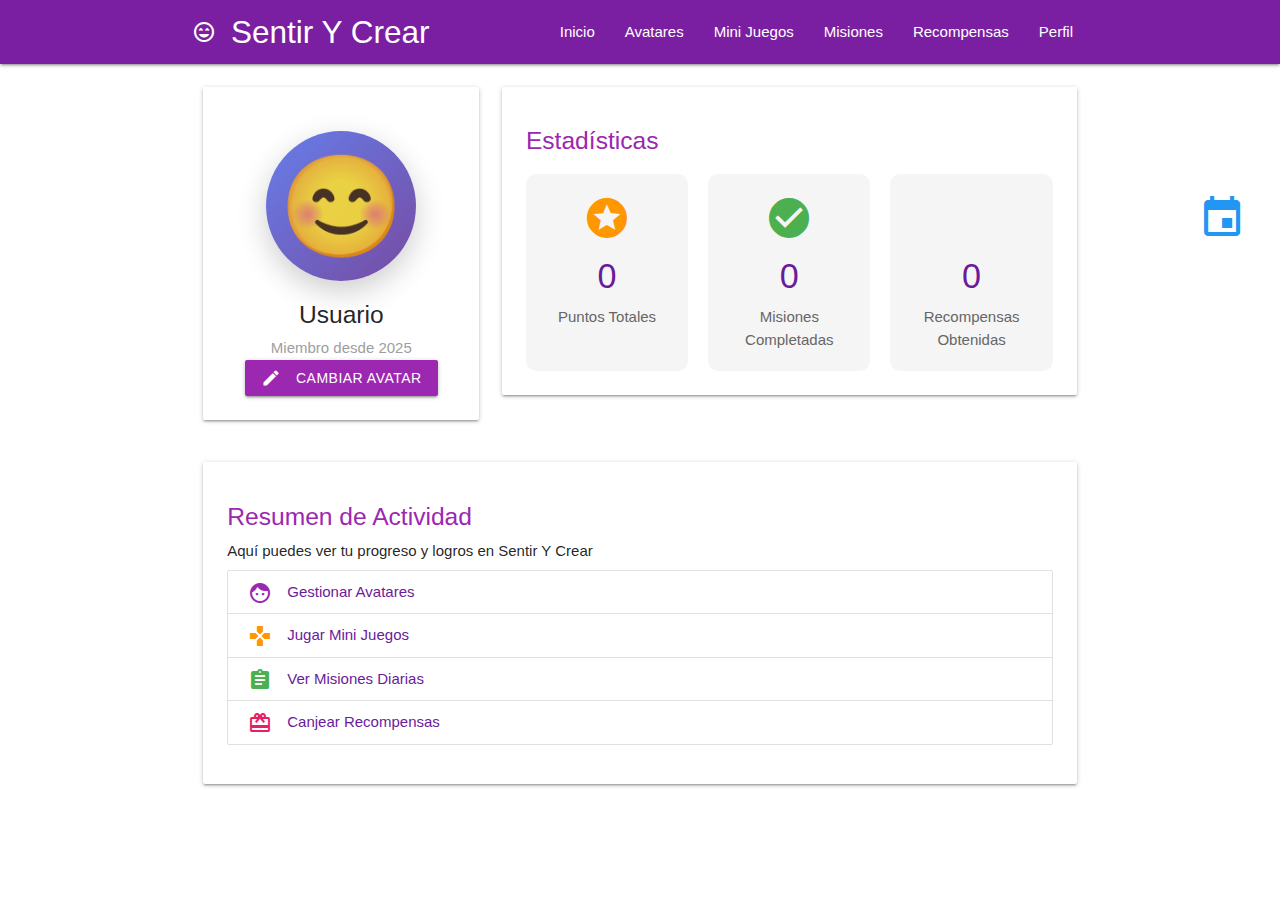
<file: templates/perfil.html>
<!DOCTYPE html>
<html lang="es">
<head>
    <meta charset="UTF-8">
    <meta name="viewport" content="width=device-width, initial-scale=1.0">
    <title>Mi Perfil - Sentir Y Crear</title>
    <link href="https://cdnjs.cloudflare.com/ajax/libs/materialize/1.0.0/css/materialize.min.css" rel="stylesheet">
    <link href="https://fonts.googleapis.com/icon?family=Material+Icons" rel="stylesheet">
    <link href="/static/css/perfil.css" rel="stylesheet">
</head>
<body>
    <nav class="purple darken-2">
        <div class="nav-wrapper container">
            <a href="/" class="brand-logo">
                <i class="material-icons left">sentiment_very_satisfied</i>Sentir Y Crear
            </a>
            <a href="#" data-target="mobile-menu" class="sidenav-trigger"><i class="material-icons">menu</i></a>
            <ul class="right hide-on-med-and-down">
                <li><a href="/">Inicio</a></li>
                <li><a href="/avatares">Avatares</a></li>
                <li><a href="/minijuegos">Mini Juegos</a></li>
                <li><a href="/misiones">Misiones</a></li>
                <li><a href="/recompensas">Recompensas</a></li>
                <li><a href="/perfil" class="active">Perfil</a></li>
            </ul>
        </div>
    </nav>

    <ul class="sidenav" id="mobile-menu">
        <li><a href="/">Inicio</a></li>
        <li><a href="/avatares">Avatares</a></li>
        <li><a href="/minijuegos">Mini Juegos</a></li>
        <li><a href="/misiones">Misiones</a></li>
        <li><a href="/recompensas">Recompensas</a></li>
        <li><a href="/perfil">Perfil</a></li>
    </ul>

    <main class="container">
        <div class="section">
            <div class="row">
                <div class="col s12 m4">
                    <div class="card perfil-card">
                        <div class="card-content center-align">
                            <div class="avatar-grande" id="avatarPerfil">😊</div>
                            <h5 id="nombreUsuario">Usuario</h5>
                            <p class="grey-text">Miembro desde 2025</p>
                            <a href="/avatares" class="btn purple waves-effect waves-light">
                                <i class="material-icons left">edit</i>Cambiar Avatar
                            </a>
                        </div>
                    </div>
                </div>

                <div class="col s12 m8">
                    <div class="card">
                        <div class="card-content">
                            <h5 class="purple-text">Estadísticas</h5>
                            <div class="estadisticas-grid">
                                <div class="stat-item">
                                    <i class="material-icons orange-text">stars</i>
                                    <h4 id="totalPuntos">0</h4>
                                    <p>Puntos Totales</p>
                                </div>
                                <div class="stat-item">
                                    <i class="material-icons green-text">check_circle</i>
                                    <h4 id="misionesTotal">0</h4>
                                    <p>Misiones Completadas</p>
                                </div>
                                <div class="stat-item">
                                    <i class="material-icons blue-text">emoji_events</i>
                                    <h4 id="recompensasTotal">0</h4>
                                    <p>Recompensas Obtenidas</p>
                                </div>
                            </div>
                        </div>
                    </div>
                </div>
            </div>

            <div class="row">
                <div class="col s12">
                    <div class="card">
                        <div class="card-content">
                            <h5 class="purple-text">Resumen de Actividad</h5>
                            <p>Aquí puedes ver tu progreso y logros en Sentir Y Crear</p>
                            <ul class="collection">
                                <li class="collection-item">
                                    <i class="material-icons left purple-text">face</i>
                                    <a href="/avatares">Gestionar Avatares</a>
                                </li>
                                <li class="collection-item">
                                    <i class="material-icons left orange-text">games</i>
                                    <a href="/minijuegos">Jugar Mini Juegos</a>
                                </li>
                                <li class="collection-item">
                                    <i class="material-icons left green-text">assignment</i>
                                    <a href="/misiones">Ver Misiones Diarias</a>
                                </li>
                                <li class="collection-item">
                                    <i class="material-icons left pink-text">card_giftcard</i>
                                    <a href="/recompensas">Canjear Recompensas</a>
                                </li>
                            </ul>
                        </div>
                    </div>
                </div>
            </div>
        </div>
    </main>

    <script src="https://cdnjs.cloudflare.com/ajax/libs/materialize/1.0.0/js/materialize.min.js"></script>
    <script src="/static/js/perfil.js"></script>
</body>
</html>
</file>
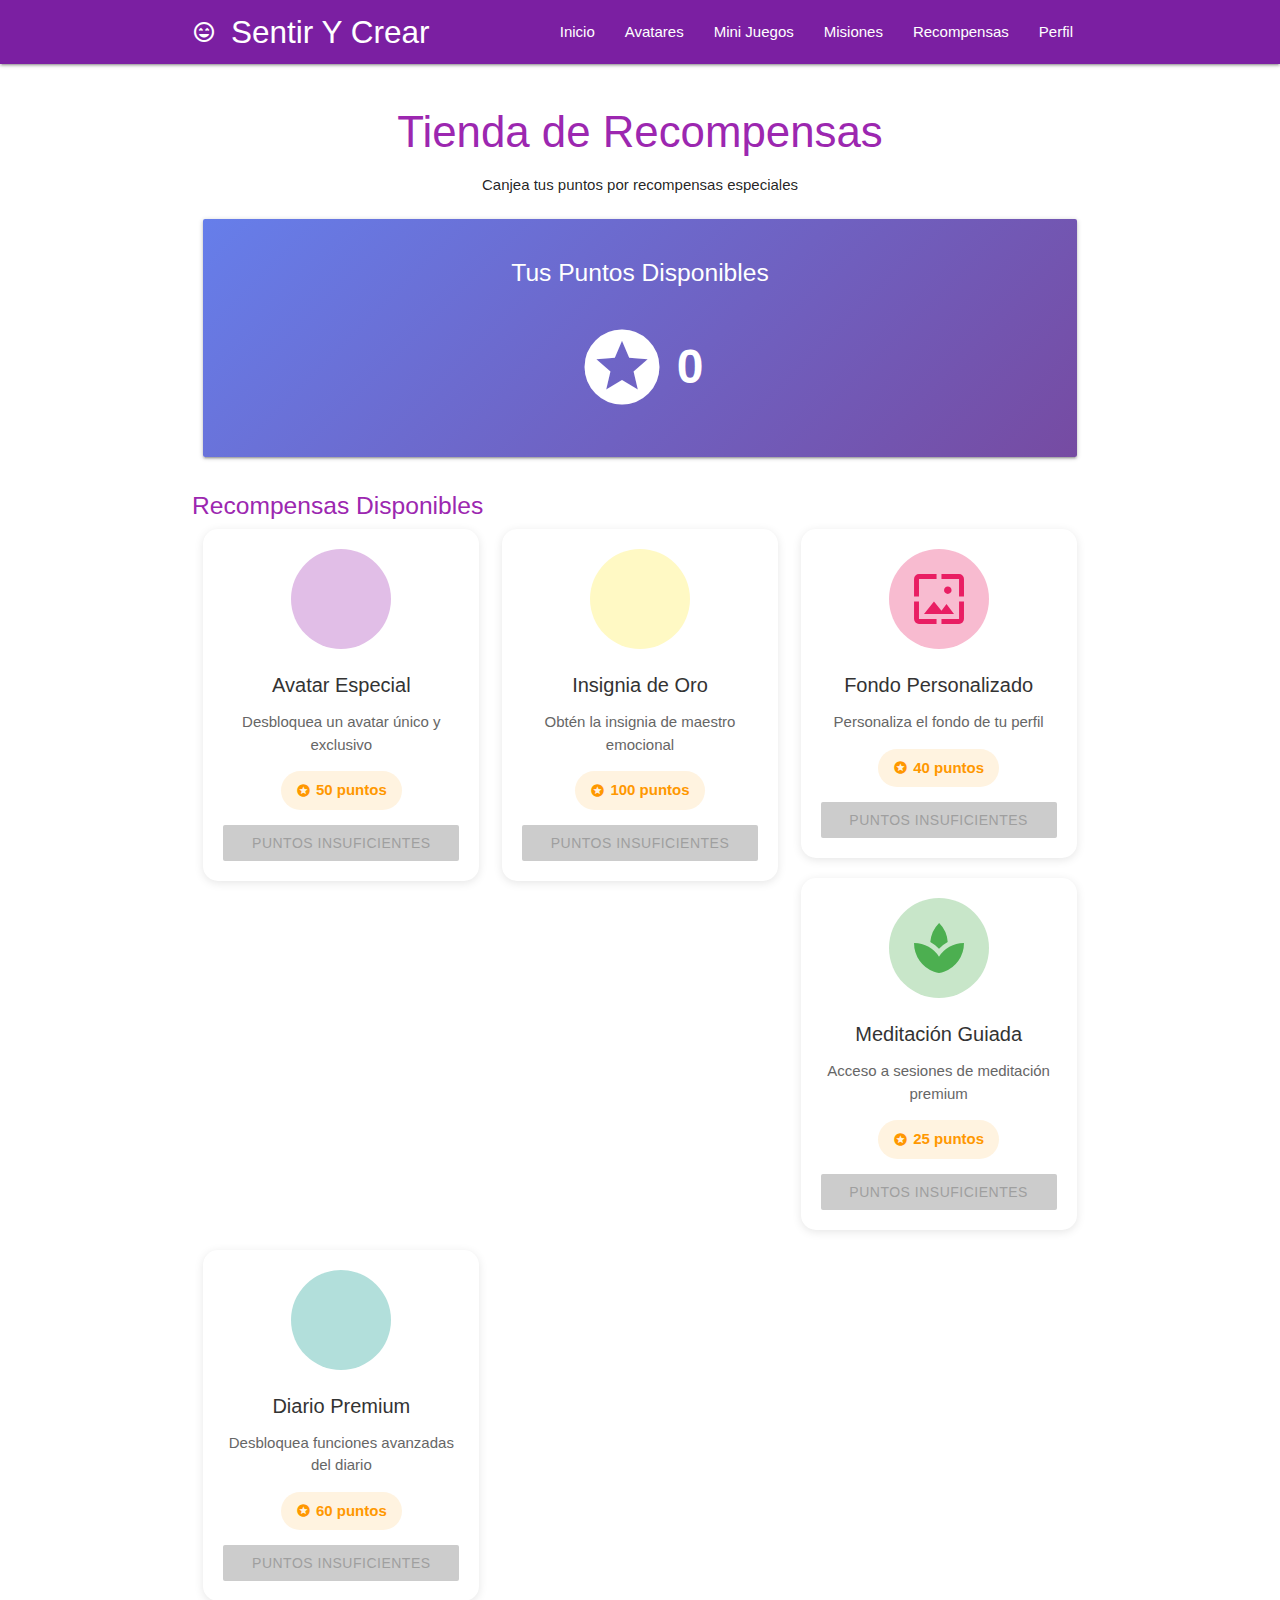
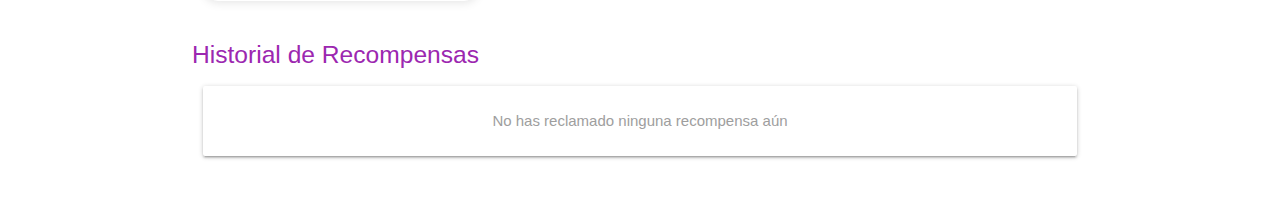
<file: templates/recompensas.html>
<!DOCTYPE html>
<html lang="es">
<head>
    <meta charset="UTF-8">
    <meta name="viewport" content="width=device-width, initial-scale=1.0">
    <title>Recompensas - Sentir Y Crear</title>
    <link href="https://cdnjs.cloudflare.com/ajax/libs/materialize/1.0.0/css/materialize.min.css" rel="stylesheet">
    <link href="https://fonts.googleapis.com/icon?family=Material+Icons" rel="stylesheet">
    <link href="/static/css/recompensas.css" rel="stylesheet">
</head>
<body>
    <nav class="purple darken-2">
        <div class="nav-wrapper container">
            <a href="/" class="brand-logo">
                <i class="material-icons left">sentiment_very_satisfied</i>Sentir Y Crear
            </a>
            <a href="#" data-target="mobile-menu" class="sidenav-trigger"><i class="material-icons">menu</i></a>
            <ul class="right hide-on-med-and-down">
                <li><a href="/">Inicio</a></li>
                <li><a href="/avatares">Avatares</a></li>
                <li><a href="/minijuegos">Mini Juegos</a></li>
                <li><a href="/misiones">Misiones</a></li>
                <li><a href="/recompensas" class="active">Recompensas</a></li>
                <li><a href="/perfil">Perfil</a></li>
            </ul>
        </div>
    </nav>

    <ul class="sidenav" id="mobile-menu">
        <li><a href="/">Inicio</a></li>
        <li><a href="/avatares">Avatares</a></li>
        <li><a href="/minijuegos">Mini Juegos</a></li>
        <li><a href="/misiones">Misiones</a></li>
        <li><a href="/recompensas">Recompensas</a></li>
        <li><a href="/perfil">Perfil</a></li>
    </ul>

    <main class="container">
        <div class="section">
            <h3 class="purple-text center-align">Tienda de Recompensas</h3>
            <p class="center-align">Canjea tus puntos por recompensas especiales</p>

            <div class="row">
                <div class="col s12">
                    <div class="card gradient-card">
                        <div class="card-content white-text center-align">
                            <h5>Tus Puntos Disponibles</h5>
                            <h2 class="puntos-display">
                                <i class="material-icons large">stars</i>
                                <span id="puntosDisponibles">0</span>
                            </h2>
                        </div>
                    </div>
                </div>
            </div>

            <h5 class="purple-text">Recompensas Disponibles</h5>
            <div class="row">
                <div class="col s12 m6 l4">
                    <div class="recompensa-card" data-id="avatar-especial" data-costo="50">
                        <div class="recompensa-icon purple lighten-4">
                            <i class="material-icons large purple-text">face_retouching_natural</i>
                        </div>
                        <div class="recompensa-info">
                            <h6>Avatar Especial</h6>
                            <p>Desbloquea un avatar único y exclusivo</p>
                            <div class="recompensa-costo">
                                <i class="material-icons tiny">stars</i>
                                <span>50 puntos</span>
                            </div>
                        </div>
                        <button class="btn-reclamar btn orange waves-effect waves-light">
                            <i class="material-icons left">redeem</i>Reclamar
                        </button>
                    </div>
                </div>

                <div class="col s12 m6 l4">
                    <div class="recompensa-card" data-id="insignia-oro" data-costo="100">
                        <div class="recompensa-icon yellow lighten-4">
                            <i class="material-icons large yellow-text text-darken-2">military_tech</i>
                        </div>
                        <div class="recompensa-info">
                            <h6>Insignia de Oro</h6>
                            <p>Obtén la insignia de maestro emocional</p>
                            <div class="recompensa-costo">
                                <i class="material-icons tiny">stars</i>
                                <span>100 puntos</span>
                            </div>
                        </div>
                        <button class="btn-reclamar btn orange waves-effect waves-light">
                            <i class="material-icons left">redeem</i>Reclamar
                        </button>
                    </div>
                </div>

                <div class="col s12 m6 l4">
                    <div class="recompensa-card" data-id="fondo-personalizado" data-costo="40">
                        <div class="recompensa-icon pink lighten-4">
                            <i class="material-icons large pink-text">wallpaper</i>
                        </div>
                        <div class="recompensa-info">
                            <h6>Fondo Personalizado</h6>
                            <p>Personaliza el fondo de tu perfil</p>
                            <div class="recompensa-costo">
                                <i class="material-icons tiny">stars</i>
                                <span>40 puntos</span>
                            </div>
                        </div>
                        <button class="btn-reclamar btn orange waves-effect waves-light">
                            <i class="material-icons left">redeem</i>Reclamar
                        </button>
                    </div>
                </div>

                <div class="col s12 m6 l4">
                    <div class="recompensa-card" data-id="meditacion-guiada" data-costo="25">
                        <div class="recompensa-icon green lighten-4">
                            <i class="material-icons large green-text">spa</i>
                        </div>
                        <div class="recompensa-info">
                            <h6>Meditación Guiada</h6>
                            <p>Acceso a sesiones de meditación premium</p>
                            <div class="recompensa-costo">
                                <i class="material-icons tiny">stars</i>
                                <span>25 puntos</span>
                            </div>
                        </div>
                        <button class="btn-reclamar btn orange waves-effect waves-light">
                            <i class="material-icons left">redeem</i>Reclamar
                        </button>
                    </div>
                </div>

                <div class="col s12 m6 l4">
                    <div class="recompensa-card" data-id="diario-premium" data-costo="60">
                        <div class="recompensa-icon teal lighten-4">
                            <i class="material-icons large teal-text">auto_stories</i>
                        </div>
                        <div class="recompensa-info">
                            <h6>Diario Premium</h6>
                            <p>Desbloquea funciones avanzadas del diario</p>
                            <div class="recompensa-costo">
                                <i class="material-icons tiny">stars</i>
                                <span>60 puntos</span>
                            </div>
                        </div>
                        <button class="btn-reclamar btn orange waves-effect waves-light">
                            <i class="material-icons left">redeem</i>Reclamar
                        </button>
                    </div>
                </div>
            </div>

            <h5 class="purple-text">Historial de Recompensas</h5>
            <div class="row">
                <div class="col s12">
                    <div class="card">
                        <div class="card-content">
                            <div id="historialRecompensas" class="historial-lista">
                                <p class="center-align grey-text">No has reclamado ninguna recompensa aún</p>
                            </div>
                        </div>
                    </div>
                </div>
            </div>
        </div>
    </main>

    <div id="modalExito" class="modal">
        <div class="modal-content center-align">
            <i class="material-icons large green-text">check_circle</i>
            <h4 class="purple-text">¡Recompensa Reclamada!</h4>
            <p id="mensajeExito"></p>
            <p>Puntos restantes: <strong id="puntosRestantes">0</strong></p>
        </div>
        <div class="modal-footer">
            <a href="#!" class="modal-close btn orange">Aceptar</a>
        </div>
    </div>

    <div id="modalError" class="modal">
        <div class="modal-content center-align">
            <i class="material-icons large red-text">error</i>
            <h4 class="purple-text">Error</h4>
            <p id="mensajeError"></p>
        </div>
        <div class="modal-footer">
            <a href="#!" class="modal-close btn orange">Cerrar</a>
        </div>
    </div>

    <script src="https://cdnjs.cloudflare.com/ajax/libs/materialize/1.0.0/js/materialize.min.js"></script>
    <script src="/static/js/recompensas.js"></script>
</body>
</html>
</file>
<file: static/css/avatares.css>
.avatar-preview-container {
  margin: 30px 0;
}

.avatar-preview {
  font-size: 120px;
  width: 200px;
  height: 200px;
  margin: 0 auto;
  display: flex;
  align-items: center;
  justify-content: center;
  background: linear-gradient(135deg, #667eea 0%, #764ba2 100%);
  border-radius: 50%;
  box-shadow: 0 10px 30px rgba(0, 0, 0, 0.2);
  transition: transform 0.3s ease;
}

.avatar-preview:hover {
  transform: scale(1.05);
}

.avatar-nombre {
  font-size: 24px;
  font-weight: bold;
  color: #6a1b9a;
  margin-top: 15px;
}

.avatares-grid {
  display: grid;
  grid-template-columns: repeat(auto-fill, minmax(120px, 1fr));
  gap: 20px;
  margin: 30px 0;
}

.avatar-card {
  background: white;
  border-radius: 15px;
  padding: 20px;
  text-align: center;
  cursor: pointer;
  transition: all 0.3s ease;
  border: 3px solid transparent;
  box-shadow: 0 2px 10px rgba(0, 0, 0, 0.1);
}

.avatar-card:hover {
  transform: translateY(-5px);
  box-shadow: 0 5px 20px rgba(0, 0, 0, 0.2);
  border-color: #9c27b0;
}

.avatar-card.selected {
  border-color: #ff9800;
  background: #fff3e0;
}

.avatar-emoji {
  font-size: 60px;
  margin-bottom: 10px;
}

.avatar-card p {
  margin: 0;
  font-weight: 500;
  color: #6a1b9a;
}

@media only screen and (max-width: 600px) {
  .avatares-grid {
    grid-template-columns: repeat(3, 1fr);
    gap: 15px;
  }

  .avatar-preview {
    font-size: 80px;
    width: 150px;
    height: 150px;
  }

  .avatar-emoji {
    font-size: 50px;
  }
}
</file>
<file: static/css/juego-emociones.css>
.game-header {
  margin-bottom: 30px;
}

.progress-bar {
  margin-bottom: 20px;
}

.puntos-display {
  text-align: center;
  font-size: 24px;
  color: #6a1b9a;
}

.puntos-display .material-icons {
  vertical-align: middle;
  font-size: 36px;
}

.situacion-card {
  margin: 30px 0;
  background: linear-gradient(135deg, #667eea 0%, #764ba2 100%);
  color: white;
}

.situacion-card .card-content {
  padding: 40px;
}

.opciones-grid {
  display: grid;
  grid-template-columns: repeat(auto-fit, minmax(200px, 1fr));
  gap: 20px;
  margin: 30px 0;
}

.opcion-btn {
  padding: 30px 20px;
  background: white;
  border: 3px solid #e0e0e0;
  border-radius: 15px;
  cursor: pointer;
  transition: all 0.3s ease;
  text-align: center;
  font-size: 18px;
  font-weight: 500;
  color: #6a1b9a;
}

.opcion-btn:hover {
  transform: translateY(-5px);
  border-color: #9c27b0;
  box-shadow: 0 5px 20px rgba(0, 0, 0, 0.2);
}

.opcion-btn.correcta {
  background: #4caf50;
  color: white;
  border-color: #4caf50;
}

.opcion-btn.incorrecta {
  background: #f44336;
  color: white;
  border-color: #f44336;
}

.opcion-btn.disabled {
  pointer-events: none;
  opacity: 0.6;
}

.feedback-message {
  text-align: center;
  font-size: 20px;
  font-weight: bold;
  margin: 20px 0;
  padding: 20px;
  border-radius: 10px;
  display: none;
}

.feedback-message.show {
  display: block;
}

.feedback-message.correcto {
  background: #c8e6c9;
  color: #2e7d32;
}

.feedback-message.incorrecto {
  background: #ffcdd2;
  color: #c62828;
}

.resultado-final {
  margin-top: 30px;
}

.resultado-stats {
  margin: 30px 0;
}

.resultado-stats h3 {
  font-size: 72px;
  margin: 20px 0;
}

@media only screen and (max-width: 600px) {
  .opciones-grid {
    grid-template-columns: 1fr;
  }
}
</file>
<file: static/css/juego-memoria.css>
.game-header {
  margin-bottom: 30px;
}

.game-stats-bar {
  display: flex;
  justify-content: space-around;
  background: white;
  padding: 20px;
  border-radius: 10px;
  box-shadow: 0 2px 10px rgba(0, 0, 0, 0.1);
}

.stat-item {
  display: flex;
  align-items: center;
  gap: 10px;
  font-size: 18px;
}

.stat-item .material-icons {
  color: #9c27b0;
}

.tablero-memoria {
  display: grid;
  grid-template-columns: repeat(4, 1fr);
  gap: 15px;
  max-width: 600px;
  margin: 0 auto;
}

.carta {
  aspect-ratio: 1;
  background: linear-gradient(135deg, #667eea 0%, #764ba2 100%);
  border-radius: 15px;
  display: flex;
  align-items: center;
  justify-content: center;
  font-size: 50px;
  cursor: pointer;
  transition: transform 0.3s ease;
  box-shadow: 0 4px 10px rgba(0, 0, 0, 0.2);
  position: relative;
}

.carta:hover {
  transform: scale(1.05);
}

.carta.volteada {
  background: white;
}

.carta.encontrada {
  background: #4caf50;
  cursor: default;
  animation: pulse 0.5s ease;
}

.carta .contenido {
  display: none;
}

.carta.volteada .contenido,
.carta.encontrada .contenido {
  display: block;
}

@keyframes pulse {
  0%,
  100% {
    transform: scale(1);
  }
  50% {
    transform: scale(1.1);
  }
}

@media only screen and (max-width: 600px) {
  .tablero-memoria {
    gap: 10px;
  }

  .carta {
    font-size: 35px;
  }
}
</file>
<file: static/css/minijuegos.css>
.game-icon-container {
  height: 200px;
  display: flex;
  align-items: center;
  justify-content: center;
  border-radius: 10px 10px 0 0;
}

.game-icon-container .material-icons {
  font-size: 100px;
}

.game-stats {
  display: flex;
  justify-content: space-around;
  margin-top: 15px;
  padding-top: 15px;
  border-top: 1px solid #e0e0e0;
}

.game-stats span {
  display: flex;
  align-items: center;
  gap: 5px;
  color: #666;
}

.card:hover {
  transform: translateY(-5px);
  transition: transform 0.3s ease;
}

.logros-container {
  display: flex;
  justify-content: space-around;
  flex-wrap: wrap;
  gap: 20px;
  margin-top: 20px;
}

.logro-item {
  display: flex;
  align-items: center;
  gap: 10px;
  font-size: 18px;
}

.logro-item .material-icons {
  font-size: 36px;
}

@media only screen and (max-width: 600px) {
  .game-icon-container {
    height: 150px;
  }

  .game-icon-container .material-icons {
    font-size: 70px;
  }
}
</file>
<file: static/css/misiones.css>
.progreso-diario {
  display: flex;
  justify-content: space-around;
  flex-wrap: wrap;
  gap: 20px;
  margin-top: 20px;
}

.stat-box {
  text-align: center;
  padding: 20px;
  background: white;
  border-radius: 10px;
  min-width: 150px;
}

.stat-box .material-icons {
  font-size: 48px;
}

.stat-box h4 {
  margin: 10px 0;
  color: #6a1b9a;
}

.stat-box p {
  margin: 0;
  color: #666;
}

.categoria-misiones {
  margin: 40px 0;
}

.categoria-titulo {
  display: flex;
  align-items: center;
  gap: 10px;
  color: #6a1b9a;
  padding-bottom: 10px;
  border-bottom: 2px solid #9c27b0;
}

.misiones-lista {
  margin-top: 20px;
}

.mision-card {
  display: flex;
  align-items: center;
  gap: 20px;
  background: white;
  padding: 20px;
  border-radius: 10px;
  margin-bottom: 15px;
  box-shadow: 0 2px 10px rgba(0, 0, 0, 0.1);
  transition: all 0.3s ease;
}

.mision-card:hover {
  transform: translateX(5px);
  box-shadow: 0 4px 15px rgba(0, 0, 0, 0.15);
}

.mision-card.completada {
  opacity: 0.7;
  background: #f5f5f5;
}

.mision-icon {
  width: 60px;
  height: 60px;
  border-radius: 50%;
  display: flex;
  align-items: center;
  justify-content: center;
  flex-shrink: 0;
}

.mision-icon .material-icons {
  font-size: 36px;
}

.mision-info {
  flex-grow: 1;
}

.mision-info h6 {
  margin: 0 0 5px 0;
  font-size: 18px;
  color: #333;
}

.mision-info p {
  margin: 0 0 10px 0;
  color: #666;
  font-size: 14px;
}

.mision-puntos {
  display: inline-flex;
  align-items: center;
  gap: 5px;
  color: #ff9800;
  font-weight: bold;
}

.mision-accion {
  flex-shrink: 0;
}

[type="checkbox"].filled-in:checked + span:not(.lever):after {
  border: 2px solid #ff9800;
  background-color: #ff9800;
}

@media only screen and (max-width: 600px) {
  .mision-card {
    flex-direction: column;
    text-align: center;
  }

  .progreso-diario {
    flex-direction: column;
  }
}
</file>
<file: static/css/perfil.css>
.perfil-card {
  text-align: center;
}

.avatar-grande {
  font-size: 100px;
  width: 150px;
  height: 150px;
  margin: 20px auto;
  display: flex;
  align-items: center;
  justify-content: center;
  background: linear-gradient(135deg, #667eea 0%, #764ba2 100%);
  border-radius: 50%;
  box-shadow: 0 10px 30px rgba(0, 0, 0, 0.2);
}

.estadisticas-grid {
  display: grid;
  grid-template-columns: repeat(auto-fit, minmax(150px, 1fr));
  gap: 20px;
  margin-top: 20px;
}

.stat-item {
  text-align: center;
  padding: 20px;
  background: #f5f5f5;
  border-radius: 10px;
}

.stat-item .material-icons {
  font-size: 48px;
}

.stat-item h4 {
  margin: 10px 0;
  color: #6a1b9a;
}

.stat-item p {
  margin: 0;
  color: #666;
}

.collection-item a {
  color: #6a1b9a;
  font-weight: 500;
}

.collection-item .material-icons {
  vertical-align: middle;
}

@media only screen and (max-width: 600px) {
  .avatar-grande {
    font-size: 80px;
    width: 120px;
    height: 120px;
  }

  .estadisticas-grid {
    grid-template-columns: 1fr;
  }
}
</file>
<file: static/css/recompensas.css>
.gradient-card {
  background: linear-gradient(135deg, #667eea 0%, #764ba2 100%);
}

.puntos-display {
  display: flex;
  align-items: center;
  justify-content: center;
  gap: 10px;
  font-size: 48px;
  font-weight: bold;
}

.recompensa-card {
  background: white;
  border-radius: 15px;
  padding: 20px;
  margin-bottom: 20px;
  box-shadow: 0 2px 10px rgba(0, 0, 0, 0.1);
  transition: all 0.3s ease;
  display: flex;
  flex-direction: column;
  height: 100%;
}

.recompensa-card:hover {
  transform: translateY(-5px);
  box-shadow: 0 5px 20px rgba(0, 0, 0, 0.2);
}

.recompensa-card.reclamada {
  opacity: 0.6;
  background: #f5f5f5;
}

.recompensa-icon {
  width: 100px;
  height: 100px;
  border-radius: 50%;
  display: flex;
  align-items: center;
  justify-content: center;
  margin: 0 auto 15px;
}

.recompensa-icon .material-icons {
  font-size: 60px;
}

.recompensa-info {
  text-align: center;
  flex-grow: 1;
}

.recompensa-info h6 {
  font-size: 20px;
  margin: 10px 0;
  color: #333;
}

.recompensa-info p {
  color: #666;
  margin-bottom: 15px;
}

.recompensa-costo {
  display: inline-flex;
  align-items: center;
  gap: 5px;
  background: #fff3e0;
  padding: 8px 15px;
  border-radius: 20px;
  color: #ff9800;
  font-weight: bold;
  margin-bottom: 15px;
}

.btn-reclamar {
  width: 100%;
  margin-top: auto;
}

.btn-reclamar.disabled {
  background: #ccc !important;
  cursor: not-allowed;
}

.historial-lista {
  max-height: 400px;
  overflow-y: auto;
}

.historial-item {
  display: flex;
  align-items: center;
  gap: 15px;
  padding: 15px;
  border-bottom: 1px solid #e0e0e0;
}

.historial-item:last-child {
  border-bottom: none;
}

.historial-icon {
  width: 50px;
  height: 50px;
  border-radius: 50%;
  display: flex;
  align-items: center;
  justify-content: center;
  background: #e1bee7;
}

.historial-icon .material-icons {
  color: #6a1b9a;
}

.historial-info {
  flex-grow: 1;
}

.historial-info h6 {
  margin: 0 0 5px 0;
  color: #333;
}

.historial-info p {
  margin: 0;
  color: #666;
  font-size: 14px;
}

@media only screen and (max-width: 600px) {
  .puntos-display {
    font-size: 36px;
  }
}
</file>
